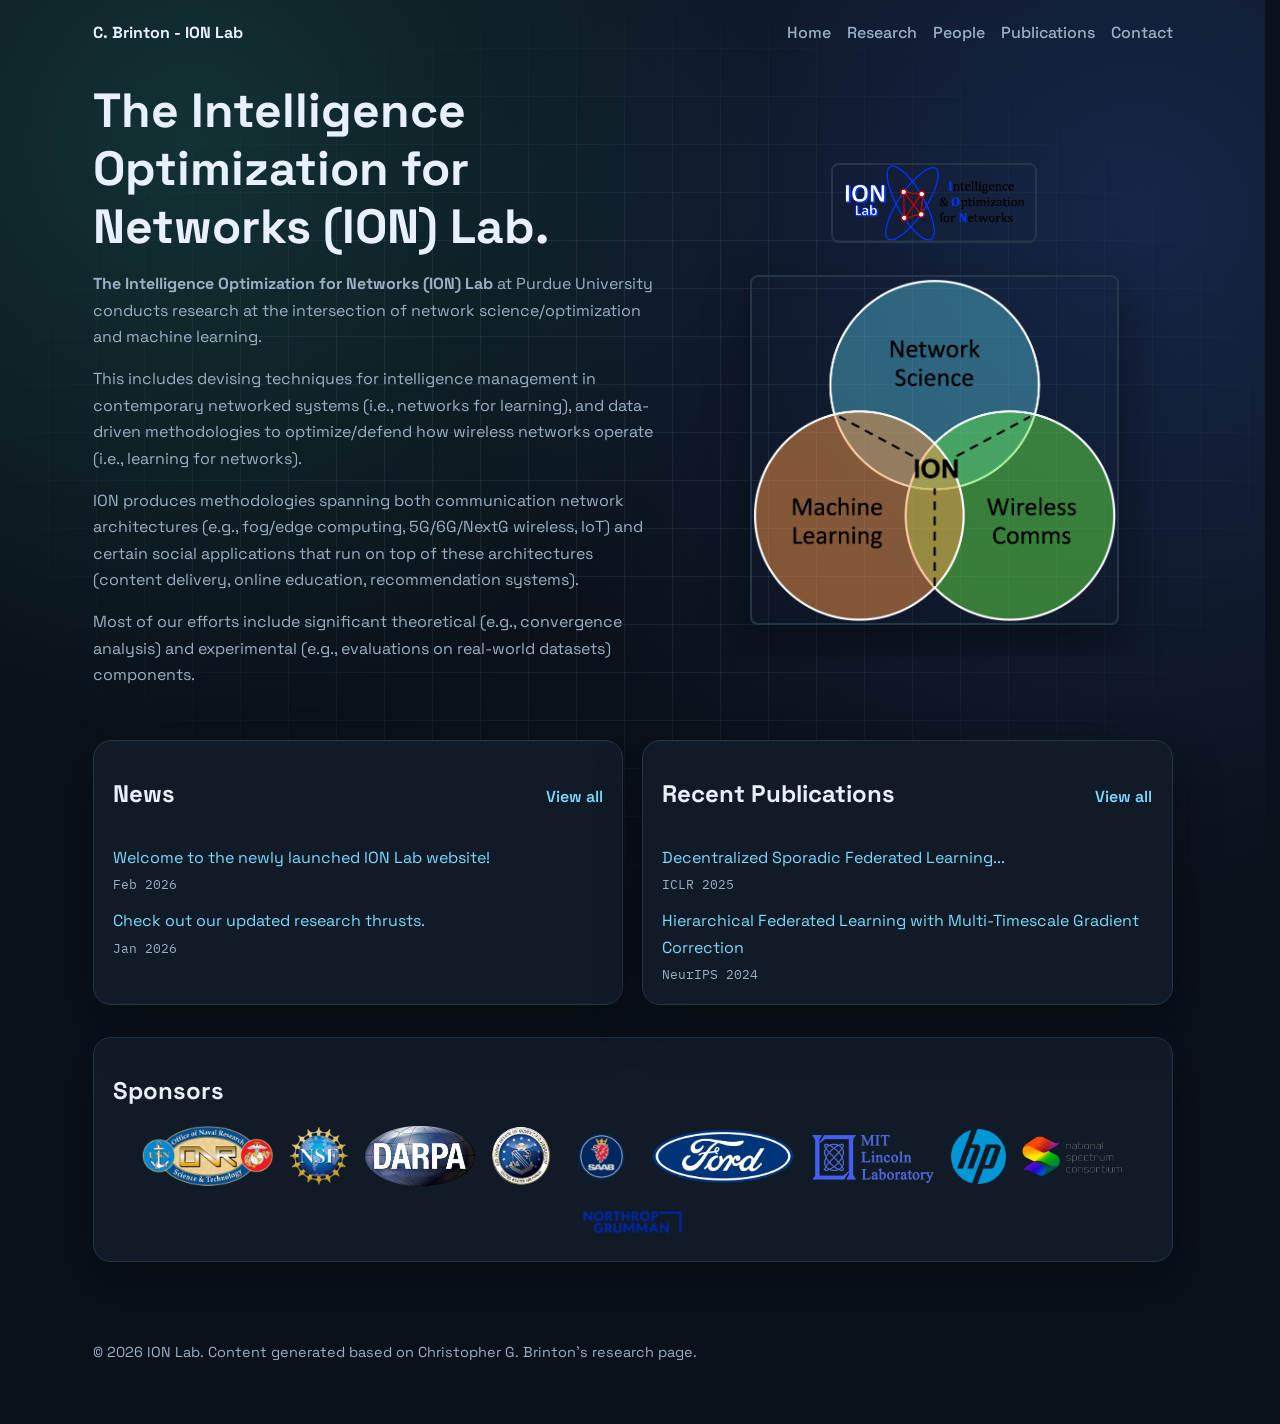
<file: index.html>
<!DOCTYPE html>
<html lang="en">

<head>
    <meta charset="utf-8">
    <meta name="viewport" content="width=device-width, initial-scale=1">
    <title>ION Lab - Christopher G. Brinton, PhD</title>
    <link rel="preconnect" href="https://fonts.googleapis.com">
    <link rel="preconnect" href="https://fonts.gstatic.com" crossorigin>
    <link
        href="https://fonts.googleapis.com/css2?family=Space+Grotesk:wght@400;500;700&family=IBM+Plex+Mono:wght@400;500&display=swap"
        rel="stylesheet">
    <link rel="stylesheet" href="./css/main.css">
</head>

<body>
    <div class="bg-grid" aria-hidden="true"></div>
    <header class="site-header container">
        <a href="./" class="brand">
            <span class="brand-text"><strong>C. Brinton - ION Lab</strong></span>
        </a>
        <nav aria-label="Main navigation">
            <ul class="nav-list">
                <li><a href="./">Home</a></li>
                <li><a href="research">Research</a></li>
                <li><a href="people">People</a></li>
                <li><a href="publications">Publications</a></li>
                <li><a href="contact">Contact</a></li>
            </ul>
        </nav>
    </header>
    <main class="container">
        <section class="hero">
            <div class="hero-copy">
                <h1>The Intelligence Optimization for Networks (ION) Lab.</h1>
                <div class="prose">
                    <p><strong>The Intelligence Optimization for Networks (ION) Lab</strong> at Purdue University
                        conducts research at the intersection of network science/optimization and machine learning.</p>
                    <p>This includes devising techniques for intelligence management in contemporary networked systems
                        (i.e., networks for learning), and data-driven methodologies to optimize/defend how wireless
                        networks operate (i.e., learning for networks).</p>
                    <p>ION produces methodologies spanning both communication network architectures (e.g., fog/edge
                        computing, 5G/6G/NextG wireless, IoT) and certain social applications that run on top of these
                        architectures (content delivery, online education, recommendation systems).</p>
                    <p>Most of our efforts include significant theoretical (e.g., convergence analysis) and experimental
                        (e.g., evaluations on real-world datasets) components.</p>
                </div>
            </div>
            <div class="hero-art" aria-hidden="true"
                style="display: flex; flex-direction: column; gap: 2rem; align-items: center; justify-content: center; padding: 2rem;">
                <img src="images/Nx90xphoto_ion.png.pagespeed.ic.7a1EtXBKQX.png" alt="ION"
                    style="max-height: 80px; width: auto; border: 2px solid var(--line); border-radius: 8px;">
                <img src="images/Nx200xphoto_venn.png.pagespeed.ic.4UhdOboAr9.png" alt="Venn diagram"
                    style="max-height: 350px; width: auto; max-width: 100%; border: 2px solid var(--line); border-radius: 8px; box-shadow: var(--shadow);">
            </div>
        </section>

        <section class="section-grid">
            <article class="panel">
                <div class="panel-head">
                    <h2>News</h2><a href="#">View all</a>
                </div>
                <ul class="compact-list">
                    <li>
                        <a href="#">Welcome to the newly launched ION Lab website!</a>
                        <small>Feb 2026</small>
                    </li>
                    <li>
                        <a href="research">Check out our updated research thrusts.</a>
                        <small>Jan 2026</small>
                    </li>
                </ul>
            </article>
            <article class="panel">
                <div class="panel-head">
                    <h2>Recent Publications</h2><a href="publications">View all</a>
                </div>
                <ul class="compact-list">
                    <li>
                        <a href="https://arxiv.org/abs/2402.03448">Decentralized Sporadic Federated Learning...</a>
                        <small>ICLR 2025</small>
                    </li>
                    <li>
                        <a href="https://arxiv.org/abs/2409.18448">Hierarchical Federated Learning with Multi-Timescale
                            Gradient Correction</a>
                        <small>NeurIPS 2024</small>
                    </li>
                </ul>
            </article>
        </section>

        <section class="panel" style="margin-top: 2rem; margin-bottom: 2rem;">
            <div class="panel-head">
                <h2>Sponsors</h2>
            </div>
            <div class="prose"
                style="display: flex; flex-wrap: wrap; gap: 1rem; align-items: center; justify-content: center;">
                <img src="images/Nx120xphoto_onr.png.pagespeed.ic.FbJLaxrRot.png" alt="ONR" height="60">
                <img src="images/Nx120xphoto_nsf.png.pagespeed.ic.bz3bOn-8US.png" alt="NSF" height="60">
                <img src="images/Nx120xphoto_darpa.png.pagespeed.ic.qDbcsv0-ed.png" alt="DARPA" height="60">
                <img src="images/Nx120xphoto_afosr.png.pagespeed.ic.CKeLj4KMlE.png" alt="AFOSR" height="60">
                <img src="images/Nx110xphoto_saab.png.pagespeed.ic.ElHCow3ICE.png" alt="SAAB" height="55">
                <img src="images/Nx110xphoto_ford.png.pagespeed.ic.uQlLmG6JMQ.png" alt="Ford" height="55">
                <img src="images/Nx110xphoto_mitll.png.pagespeed.ic.nRSc-i4Xg8.png" alt="MIT LL" height="55">
                <img src="images/Nx110xphoto_hp.png.pagespeed.ic.1hQOwweBrJ.png" alt="HP" height="55">
                <img src="images/Nx70xphoto_nsc.png.pagespeed.ic.h49VrdHxCV.png" alt="NSC" height="40">
                <img src="images/Nx70xphoto_ng.png.pagespeed.ic.MFeWJVnA-V.png" alt="NG" height="40">
            </div>
        </section>

    </main>
    <footer class="site-footer container">
        <p>&copy; 2026 ION Lab. Content generated based on Christopher G. Brinton's research page.</p>
    </footer>
</body>

</html>
</file>
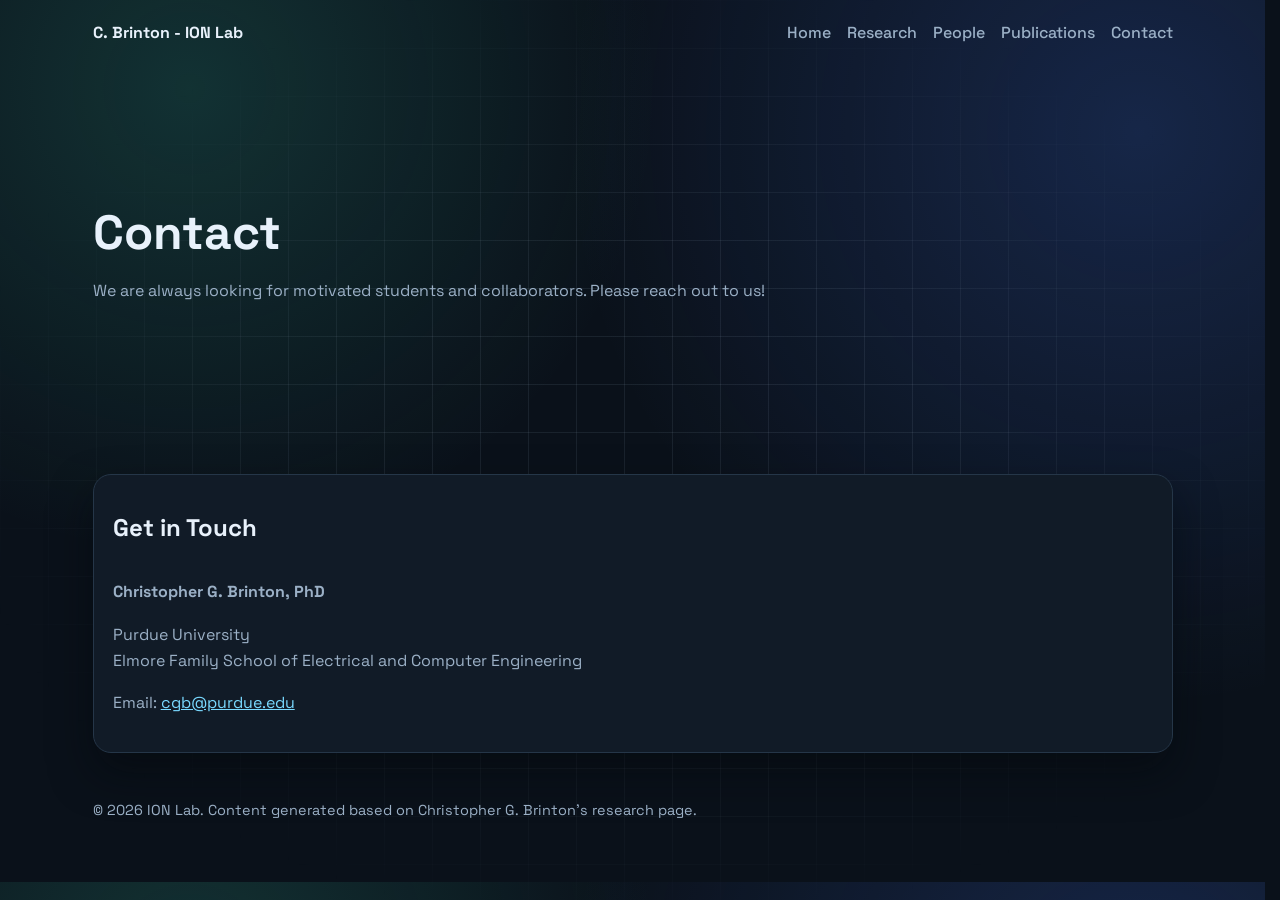
<file: contact.html>
<!DOCTYPE html>
<html lang="en">

<head>
    <meta charset="utf-8">
    <meta name="viewport" content="width=device-width, initial-scale=1">
    <title>Contact - ION Lab</title>
    <link rel="preconnect" href="https://fonts.googleapis.com">
    <link rel="preconnect" href="https://fonts.gstatic.com" crossorigin>
    <link
        href="https://fonts.googleapis.com/css2?family=Space+Grotesk:wght@400;500;700&family=IBM+Plex+Mono:wght@400;500&display=swap"
        rel="stylesheet">
    <link rel="stylesheet" href="./css/main.css">
</head>

<body>
    <div class="bg-grid" aria-hidden="true"></div>
    <header class="site-header container">
        <a href="./" class="brand">
            <span class="brand-text"><strong>C. Brinton - ION Lab</strong></span>
        </a>
        <nav aria-label="Main navigation">
            <ul class="nav-list">
                <li><a href="./">Home</a></li>
                <li><a href="research">Research</a></li>
                <li><a href="people">People</a></li>
                <li><a href="publications">Publications</a></li>
                <li><a href="contact">Contact</a></li>
            </ul>
        </nav>
    </header>
    <main class="container">
        <section class="hero" style="min-height: 40vh; display: flex; align-items: center;">
            <div class="hero-copy">
                <h1>Contact</h1>
                <div class="prose">
                    <p>We are always looking for motivated students and collaborators. Please reach out to us!</p>
                </div>
            </div>
        </section>

        <section class="panel" style="margin-top: 2rem;">
            <div class="panel-head">
                <h2>Get in Touch</h2>
            </div>
            <div class="prose">
                <p><strong>Christopher G. Brinton, PhD</strong></p>
                <p>Purdue University<br>
                    Elmore Family School of Electrical and Computer Engineering</p>
                <p>Email: <a href="mailto:cgb@purdue.edu">cgb@purdue.edu</a></p>
            </div>
        </section>

    </main>
    <footer class="site-footer container">
        <p>&copy; 2026 ION Lab. Content generated based on Christopher G. Brinton's research page.</p>
    </footer>
</body>

</html>
</file>
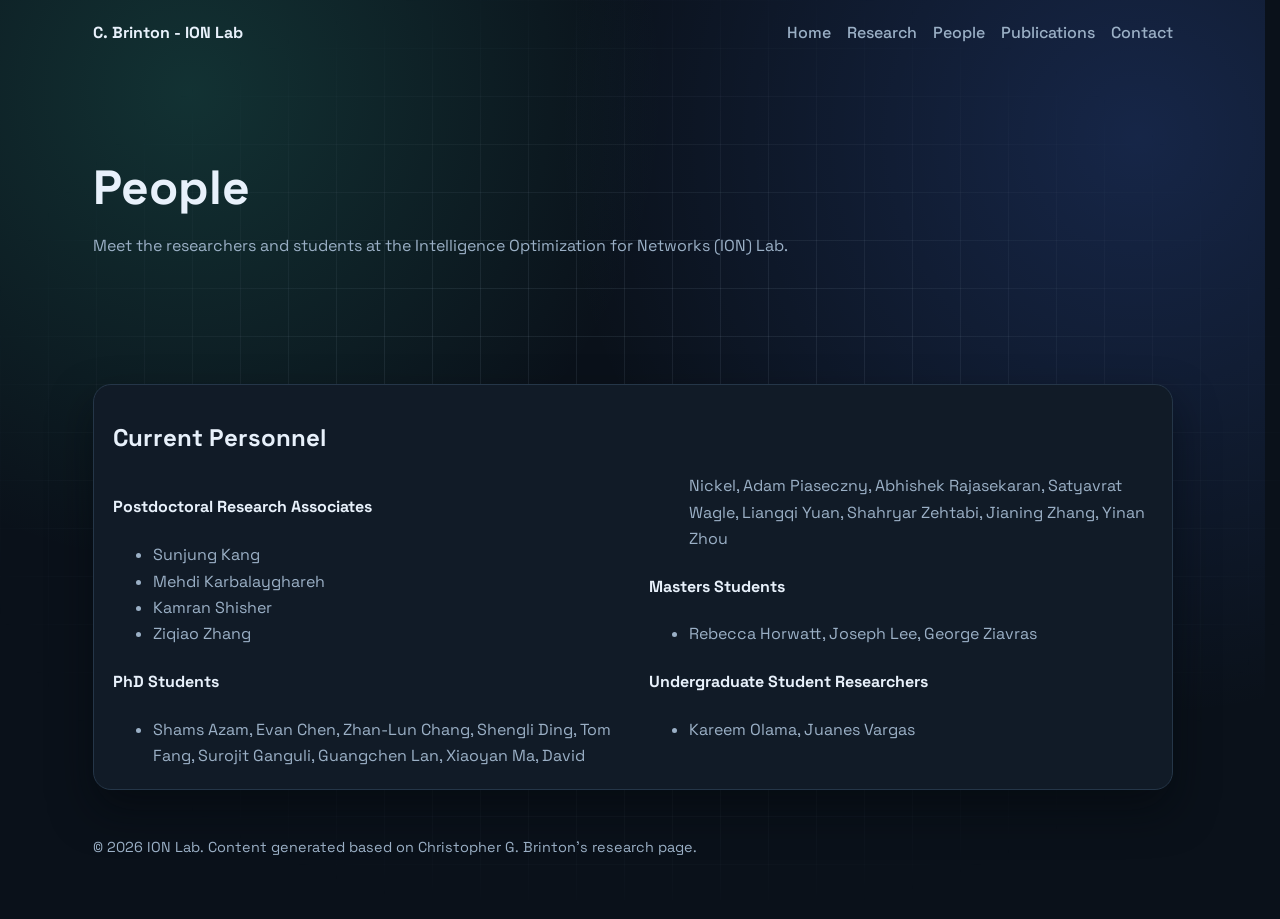
<file: people.html>
<!DOCTYPE html>
<html lang="en">

<head>
    <meta charset="utf-8">
    <meta name="viewport" content="width=device-width, initial-scale=1">
    <title>People - ION Lab</title>
    <link rel="preconnect" href="https://fonts.googleapis.com">
    <link rel="preconnect" href="https://fonts.gstatic.com" crossorigin>
    <link
        href="https://fonts.googleapis.com/css2?family=Space+Grotesk:wght@400;500;700&family=IBM+Plex+Mono:wght@400;500&display=swap"
        rel="stylesheet">
    <link rel="stylesheet" href="./css/main.css">
</head>

<body>
    <div class="bg-grid" aria-hidden="true"></div>
    <header class="site-header container">
        <a href="./" class="brand">
            <span class="brand-text"><strong>C. Brinton - ION Lab</strong></span>
        </a>
        <nav aria-label="Main navigation">
            <ul class="nav-list">
                <li><a href="./">Home</a></li>
                <li><a href="research">Research</a></li>
                <li><a href="people">People</a></li>
                <li><a href="publications">Publications</a></li>
                <li><a href="contact">Contact</a></li>
            </ul>
        </nav>
    </header>
    <main class="container">
        <section class="hero" style="min-height: 30vh; display: flex; align-items: center;">
            <div class="hero-copy">
                <h1>People</h1>
                <div class="prose">
                    <p>Meet the researchers and students at the Intelligence Optimization for Networks (ION) Lab.</p>
                </div>
            </div>
        </section>

        <section class="panel" style="margin-top: 2rem;">
            <div class="panel-head">
                <h2>Current Personnel</h2>
            </div>
            <div class="prose" style="column-count: 2; column-gap: 2rem;">
                <h4>Postdoctoral Research Associates</h4>
                <ul>
                    <li>Sunjung Kang</li>
                    <li>Mehdi Karbalayghareh</li>
                    <li>Kamran Shisher</li>
                    <li>Ziqiao Zhang</li>
                </ul>
                <h4>PhD Students</h4>
                <ul>
                    <li>Shams Azam, Evan Chen, Zhan-Lun Chang, Shengli Ding, Tom Fang, Surojit Ganguli, Guangchen Lan,
                        Xiaoyan Ma, David Nickel, Adam Piaseczny, Abhishek Rajasekaran, Satyavrat Wagle, Liangqi Yuan,
                        Shahryar Zehtabi, Jianing Zhang, Yinan Zhou</li>
                </ul>
                <h4>Masters Students</h4>
                <ul>
                    <li>Rebecca Horwatt, Joseph Lee, George Ziavras</li>
                </ul>
                <h4>Undergraduate Student Researchers</h4>
                <ul>
                    <li>Kareem Olama, Juanes Vargas</li>
                </ul>
            </div>
        </section>

    </main>
    <footer class="site-footer container">
        <p>&copy; 2026 ION Lab. Content generated based on Christopher G. Brinton's research page.</p>
    </footer>
</body>

</html>
</file>
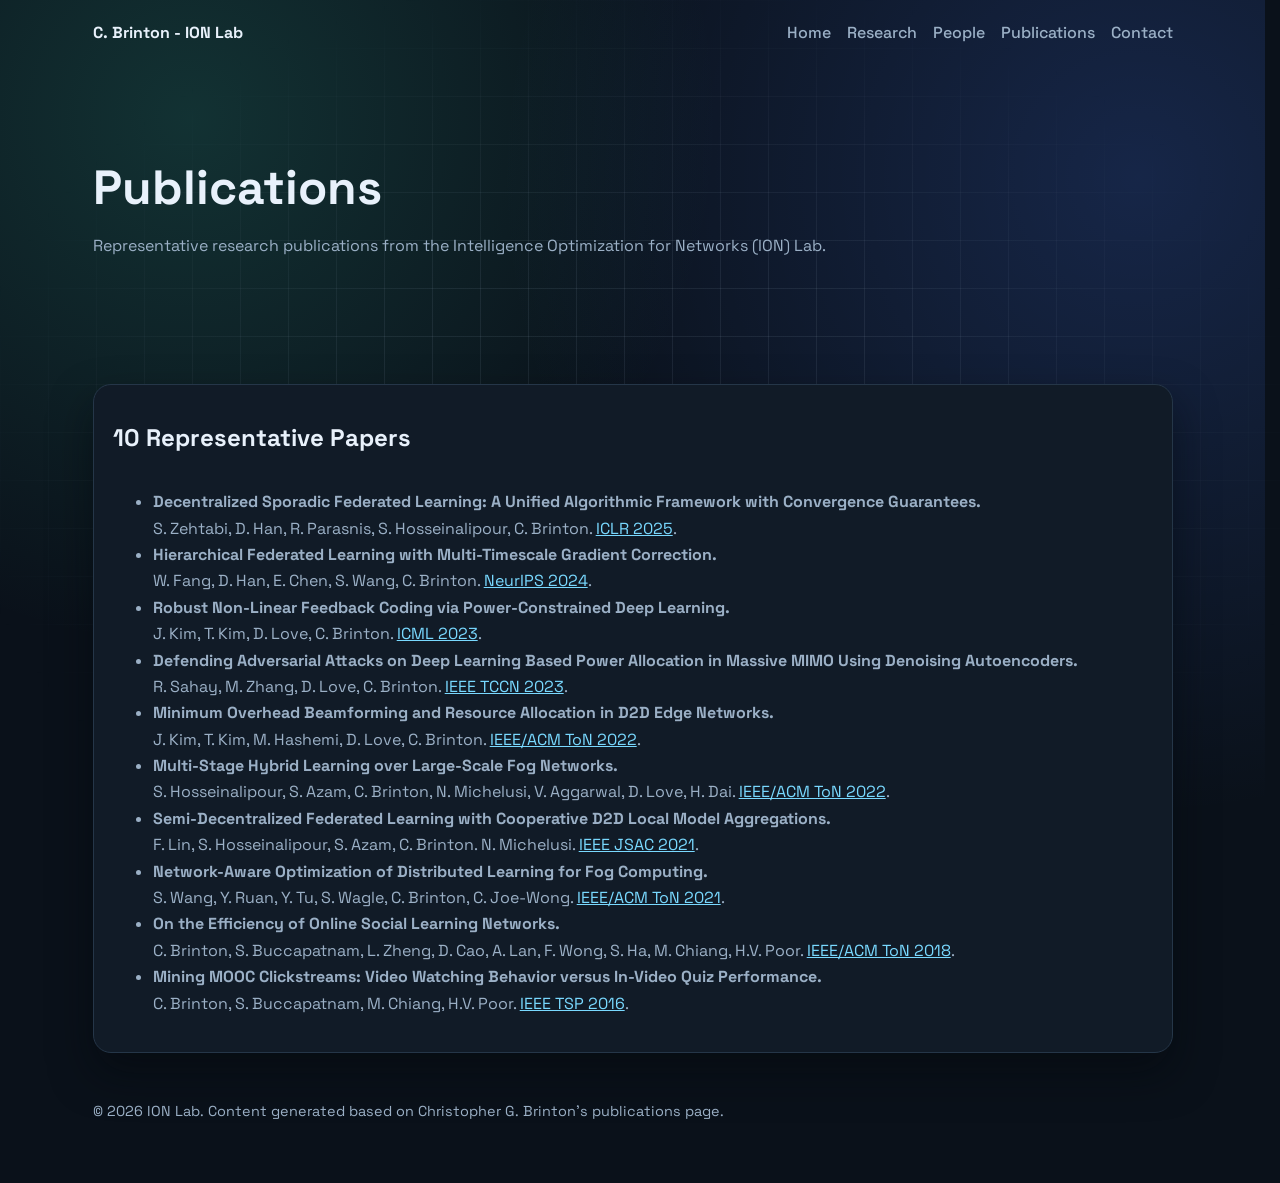
<file: publications.html>
<!DOCTYPE html>
<html lang="en">

<head>
    <meta charset="utf-8">
    <meta name="viewport" content="width=device-width, initial-scale=1">
    <title>Publications - ION Lab</title>
    <link rel="preconnect" href="https://fonts.googleapis.com">
    <link rel="preconnect" href="https://fonts.gstatic.com" crossorigin>
    <link
        href="https://fonts.googleapis.com/css2?family=Space+Grotesk:wght@400;500;700&family=IBM+Plex+Mono:wght@400;500&display=swap"
        rel="stylesheet">
    <link rel="stylesheet" href="./css/main.css">
</head>

<body>
    <div class="bg-grid" aria-hidden="true"></div>
    <header class="site-header container">
        <a href="./" class="brand">
            <span class="brand-text"><strong>C. Brinton - ION Lab</strong></span>
        </a>
        <nav aria-label="Main navigation">
            <ul class="nav-list">
                <li><a href="./">Home</a></li>
                <li><a href="research">Research</a></li>
                <li><a href="people">People</a></li>
                <li><a href="publications">Publications</a></li>
                <li><a href="contact">Contact</a></li>
            </ul>
        </nav>
    </header>
    <main class="container">
        <section class="hero" style="min-height: 30vh; display: flex; align-items: center;">
            <div class="hero-copy">
                <h1>Publications</h1>
                <div class="prose">
                    <p>Representative research publications from the Intelligence Optimization for Networks (ION) Lab.
                    </p>
                </div>
            </div>
        </section>

        <section class="panel" style="margin-top: 2rem;">
            <div class="panel-head">
                <h2>10 Representative Papers</h2>
            </div>
            <div class="prose">
                <ul>
                    <li><strong>Decentralized Sporadic Federated Learning: A Unified Algorithmic Framework with
                            Convergence Guarantees.</strong><br>S. Zehtabi, D. Han, R. Parasnis, S. Hosseinalipour, C.
                        Brinton. <a href="https://arxiv.org/abs/2402.03448">ICLR 2025</a>.</li>

                    <li><strong>Hierarchical Federated Learning with Multi-Timescale Gradient Correction.</strong><br>W.
                        Fang, D. Han, E. Chen, S. Wang, C. Brinton. <a href="https://arxiv.org/abs/2409.18448">NeurIPS
                            2024</a>.</li>

                    <li><strong>Robust Non-Linear Feedback Coding via Power-Constrained Deep Learning.</strong><br>J.
                        Kim, T. Kim, D. Love, C. Brinton. <a href="https://arxiv.org/abs/2304.13178">ICML 2023</a>.</li>

                    <li><strong>Defending Adversarial Attacks on Deep Learning Based Power Allocation in Massive MIMO
                            Using Denoising Autoencoders.</strong><br>R. Sahay, M. Zhang, D. Love, C. Brinton. <a
                            href="https://arxiv.org/abs/2211.15365">IEEE TCCN 2023</a>.</li>

                    <li><strong>Minimum Overhead Beamforming and Resource Allocation in D2D Edge
                            Networks.</strong><br>J. Kim, T. Kim, M. Hashemi, D. Love, C. Brinton. <a
                            href="https://arxiv.org/abs/2007.12963">IEEE/ACM ToN 2022</a>.</li>

                    <li><strong>Multi-Stage Hybrid Learning over Large-Scale Fog Networks.</strong><br>S.
                        Hosseinalipour, S. Azam, C. Brinton, N. Michelusi, V. Aggarwal, D. Love, H. Dai. <a
                            href="https://arxiv.org/abs/2007.09511">IEEE/ACM ToN 2022</a>.</li>

                    <li><strong>Semi-Decentralized Federated Learning with Cooperative D2D Local Model
                            Aggregations.</strong><br>F. Lin, S. Hosseinalipour, S. Azam, C. Brinton. N. Michelusi. <a
                            href="https://arxiv.org/abs/2103.10481">IEEE JSAC 2021</a>.</li>

                    <li><strong>Network-Aware Optimization of Distributed Learning for Fog Computing.</strong><br>S.
                        Wang, Y. Ruan, Y. Tu, S. Wagle, C. Brinton, C. Joe-Wong. <a
                            href="https://arxiv.org/abs/2004.08488">IEEE/ACM ToN 2021</a>.</li>

                    <li><strong>On the Efficiency of Online Social Learning Networks.</strong><br>C. Brinton, S.
                        Buccapatnam, L. Zheng, D. Cao, A. Lan, F. Wong, S. Ha, M. Chiang, H.V. Poor. <a
                            href="https://www.cbrinton.net/SLNOpt_TON.pdf">IEEE/ACM ToN 2018</a>.</li>

                    <li><strong>Mining MOOC Clickstreams: Video Watching Behavior versus In-Video Quiz
                            Performance.</strong><br>C. Brinton, S. Buccapatnam, M. Chiang, H.V. Poor. <a
                            href="https://www.cbrinton.net/TSP-clickstream.pdf">IEEE TSP 2016</a>.</li>
                </ul>
            </div>
        </section>

    </main>
    <footer class="site-footer container">
        <p>&copy; 2026 ION Lab. Content generated based on Christopher G. Brinton's publications page.</p>
    </footer>
</body>

</html>
</file>
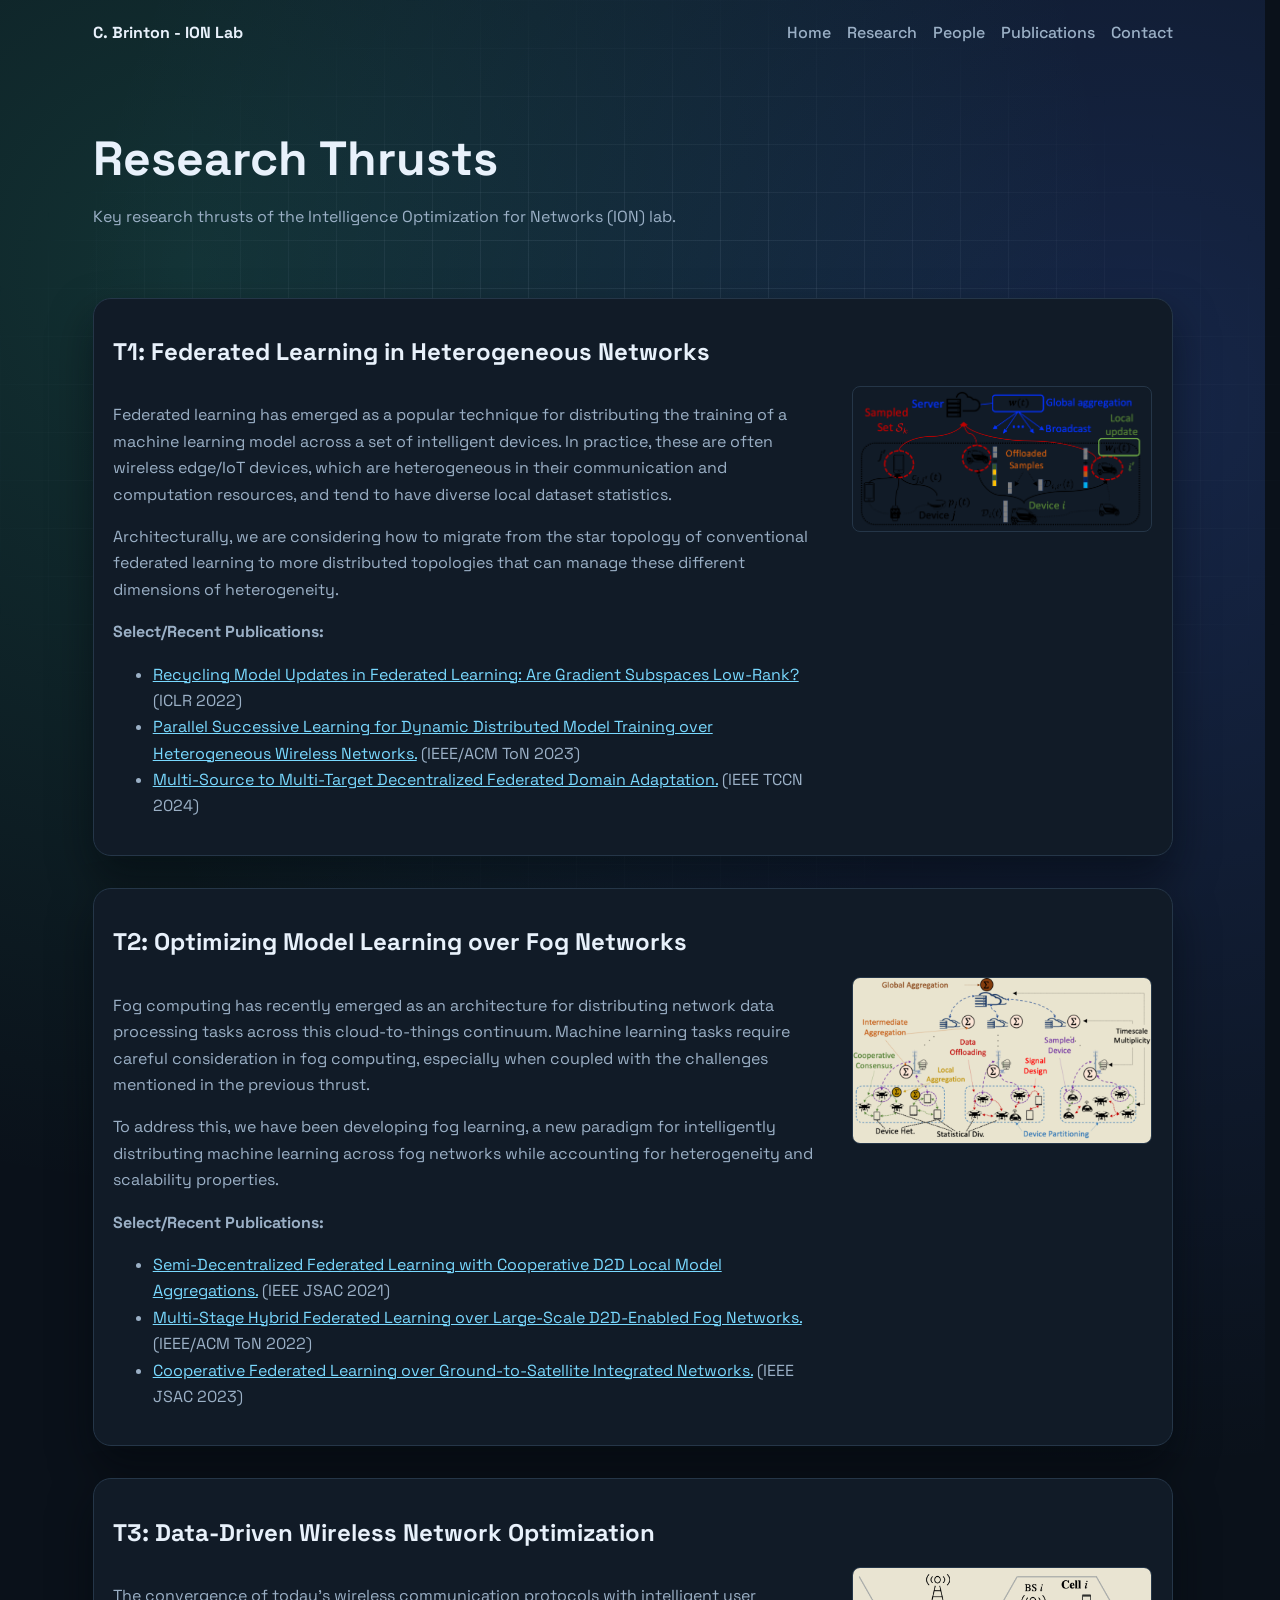
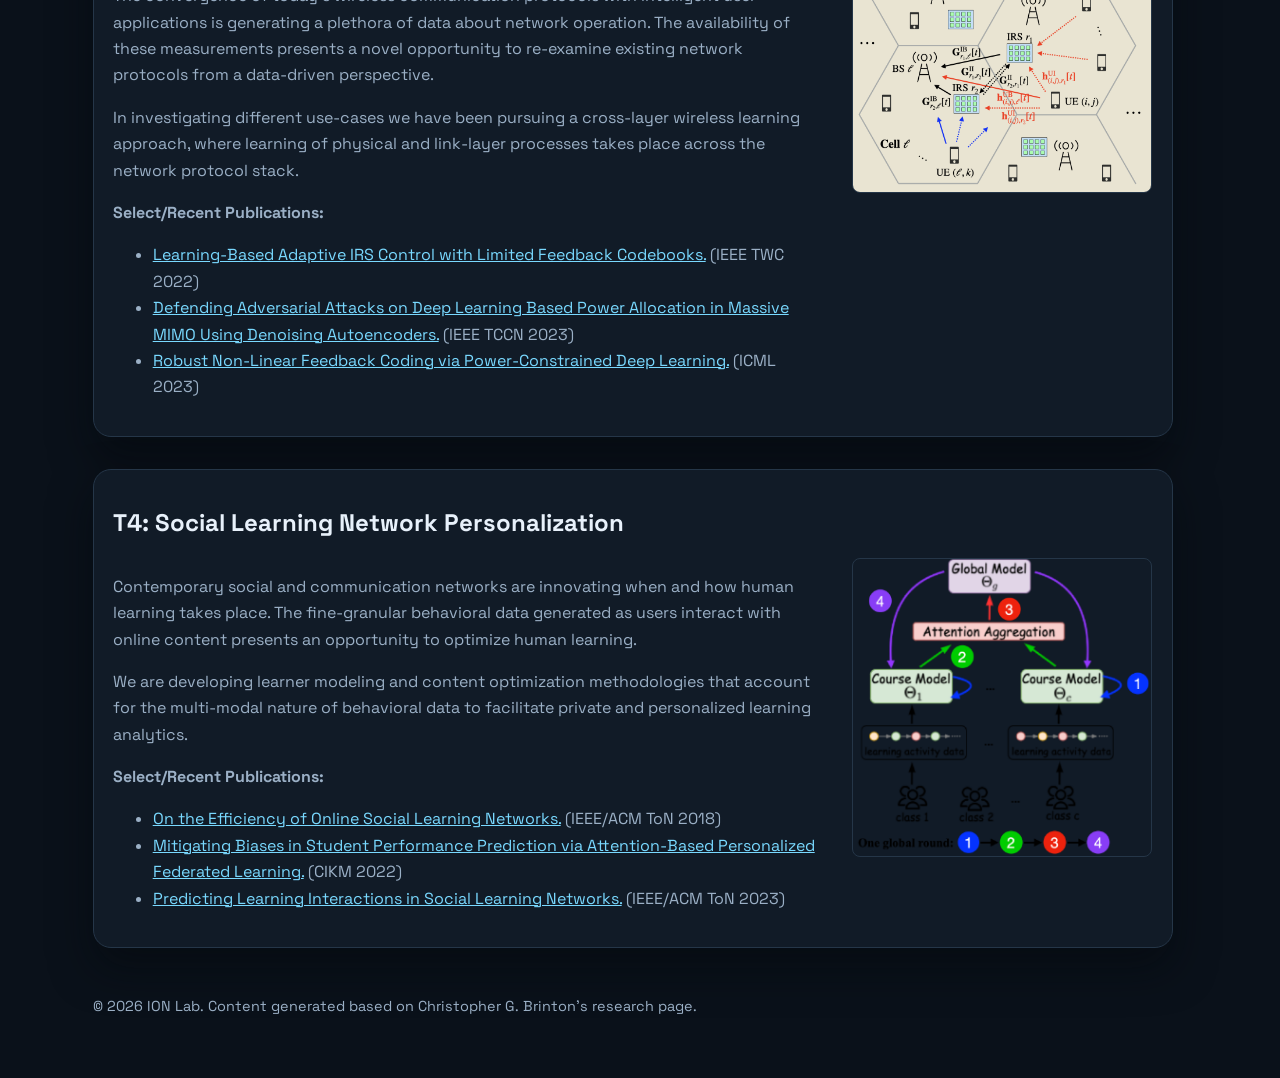
<file: research.html>
<!DOCTYPE html>
<html lang="en">

<head>
    <meta charset="utf-8">
    <meta name="viewport" content="width=device-width, initial-scale=1">
    <title>Research - ION Lab</title>
    <link rel="preconnect" href="https://fonts.googleapis.com">
    <link rel="preconnect" href="https://fonts.gstatic.com" crossorigin>
    <link
        href="https://fonts.googleapis.com/css2?family=Space+Grotesk:wght@400;500;700&family=IBM+Plex+Mono:wght@400;500&display=swap"
        rel="stylesheet">
    <link rel="stylesheet" href="./css/main.css">
    <style>
        .research-topic {
            display: flex;
            flex-direction: row;
            gap: 2rem;
            align-items: flex-start;
        }

        .research-text {
            flex: 1;
        }

        .research-image {
            flex-shrink: 0;
            width: 300px;
            max-width: 100%;
        }

        .research-image img {
            width: 100%;
            height: auto;
            border-radius: 8px;
            border: 1px solid var(--line);
        }

        @media (max-width: 768px) {
            .research-topic {
                flex-direction: column;
            }

            .research-image {
                width: 100%;
            }
        }
    </style>
</head>

<body>
    <div class="bg-grid" aria-hidden="true"></div>
    <header class="site-header container">
        <a href="./" class="brand">
            <span class="brand-text"><strong>C. Brinton - ION Lab</strong></span>
        </a>
        <nav aria-label="Main navigation">
            <ul class="nav-list">
                <li><a href="./">Home</a></li>
                <li><a href="research">Research</a></li>
                <li><a href="people">People</a></li>
                <li><a href="publications">Publications</a></li>
                <li><a href="contact">Contact</a></li>
            </ul>
        </nav>
    </header>
    <main class="container">
        <section class="hero" style="min-height: 20vh; display: flex; align-items: center; padding-top: 2rem;">
            <div class="hero-copy">
                <h1>Research Thrusts</h1>
                <div class="prose">
                    <p>Key research thrusts of the Intelligence Optimization for Networks (ION) lab.</p>
                </div>
            </div>
        </section>

        <section class="section-grid" style="display: block;">
            <article class="panel" style="margin-bottom: 2rem;">
                <div class="panel-head">
                    <h2>T1: Federated Learning in Heterogeneous Networks</h2>
                </div>
                <div class="prose research-topic">
                    <div class="research-text">
                        <p>Federated learning has emerged as a popular technique for distributing the training of a
                            machine
                            learning model across a set of intelligent devices. In practice, these are often wireless
                            edge/IoT devices, which are heterogeneous in their communication and computation resources,
                            and
                            tend to have diverse local dataset statistics.</p>
                        <p>Architecturally, we are considering how to migrate from the star topology of conventional
                            federated learning to more distributed topologies that can manage these different dimensions
                            of
                            heterogeneity.</p>
                        <p><strong>Select/Recent Publications:</strong></p>
                        <ul>
                            <li><a href="https://arxiv.org/abs/2202.00280">Recycling Model Updates in Federated
                                    Learning:
                                    Are Gradient Subspaces Low-Rank?</a> (ICLR 2022)</li>
                            <li><a href="https://arxiv.org/abs/2202.02947">Parallel Successive Learning for Dynamic
                                    Distributed Model Training over Heterogeneous Wireless Networks.</a> (IEEE/ACM ToN
                                2023)
                            </li>
                            <li><a href="https://arxiv.org/abs/2304.12422">Multi-Source to Multi-Target Decentralized
                                    Federated Domain Adaptation.</a> (IEEE TCCN 2024)</li>
                        </ul>
                    </div>
                    <div class="research-image">
                        <img src="images/Nx175xphoto_flh.png.pagespeed.ic.UwJO5jHksm.png" alt="T1">
                    </div>
                </div>
            </article>

            <article class="panel" style="margin-bottom: 2rem;">
                <div class="panel-head">
                    <h2>T2: Optimizing Model Learning over Fog Networks</h2>
                </div>
                <div class="prose research-topic">
                    <div class="research-text">
                        <p>Fog computing has recently emerged as an architecture for distributing network data
                            processing
                            tasks across this cloud-to-things continuum. Machine learning tasks require careful
                            consideration in fog computing, especially when coupled with the challenges mentioned in the
                            previous thrust.</p>
                        <p>To address this, we have been developing fog learning, a new paradigm for intelligently
                            distributing machine learning across fog networks while accounting for heterogeneity and
                            scalability properties.</p>
                        <p><strong>Select/Recent Publications:</strong></p>
                        <ul>
                            <li><a href="https://arxiv.org/abs/2103.10481">Semi-Decentralized Federated Learning with
                                    Cooperative D2D Local Model Aggregations.</a> (IEEE JSAC 2021)</li>
                            <li><a href="https://arxiv.org/abs/2007.09511">Multi-Stage Hybrid Federated Learning over
                                    Large-Scale D2D-Enabled Fog Networks.</a> (IEEE/ACM ToN 2022)</li>
                            <li><a href="https://arxiv.org/abs/2304.12422">Cooperative Federated Learning over
                                    Ground-to-Satellite Integrated Networks.</a> (IEEE JSAC 2023)</li>
                        </ul>
                    </div>
                    <div class="research-image">
                        <img src="images/Nx225xphoto_oml.png.pagespeed.ic.aG4BjRiCfd.png" alt="T2">
                    </div>
                </div>
            </article>

            <article class="panel" style="margin-bottom: 2rem;">
                <div class="panel-head">
                    <h2>T3: Data-Driven Wireless Network Optimization</h2>
                </div>
                <div class="prose research-topic">
                    <div class="research-text">
                        <p>The convergence of today's wireless communication protocols with intelligent user
                            applications is
                            generating a plethora of data about network operation. The availability of these
                            measurements
                            presents a novel opportunity to re-examine existing network protocols from a data-driven
                            perspective.</p>
                        <p>In investigating different use-cases we have been pursuing a cross-layer wireless learning
                            approach, where learning of physical and link-layer processes takes place across the network
                            protocol stack.</p>
                        <p><strong>Select/Recent Publications:</strong></p>
                        <ul>
                            <li><a href="https://arxiv.org/abs/2112.01874">Learning-Based Adaptive IRS Control with
                                    Limited
                                    Feedback Codebooks.</a> (IEEE TWC 2022)</li>
                            <li><a href="https://arxiv.org/abs/2211.15365">Defending Adversarial Attacks on Deep
                                    Learning
                                    Based Power Allocation in Massive MIMO Using Denoising Autoencoders.</a> (IEEE TCCN
                                2023)</li>
                            <li><a href="https://arxiv.org/abs/2304.13178">Robust Non-Linear Feedback Coding via
                                    Power-Constrained Deep Learning.</a> (ICML 2023)</li>
                        </ul>
                    </div>
                    <div class="research-image">
                        <img src="images/Nx275xphoto_dwn.png.pagespeed.ic.NUrj6e4rWc.png" alt="T3">
                    </div>
                </div>
            </article>

            <article class="panel">
                <div class="panel-head">
                    <h2>T4: Social Learning Network Personalization</h2>
                </div>
                <div class="prose research-topic">
                    <div class="research-text">
                        <p>Contemporary social and communication networks are innovating when and how human learning
                            takes
                            place. The fine-granular behavioral data generated as users interact with online content
                            presents an opportunity to optimize human learning.</p>
                        <p>We are developing learner modeling and content optimization methodologies that account for
                            the
                            multi-modal nature of behavioral data to facilitate private and personalized learning
                            analytics.
                        </p>
                        <p><strong>Select/Recent Publications:</strong></p>
                        <ul>
                            <li><a href="https://www.cbrinton.net/SLNOpt_TON.pdf">On the Efficiency of Online Social
                                    Learning Networks.</a> (IEEE/ACM ToN 2018)</li>
                            <li><a href="https://arxiv.org/abs/2208.01182">Mitigating Biases in Student Performance
                                    Prediction via Attention-Based Personalized Federated Learning.</a> (CIKM 2022)</li>
                            <li><a href="https://arxiv.org/abs/2301.01606">Predicting Learning Interactions in Social
                                    Learning Networks.</a> (IEEE/ACM ToN 2023)</li>
                        </ul>
                    </div>
                    <div class="research-image">
                        <img src="images/Nx250xphoto_sln.png.pagespeed.ic.FrVtJRZ38Q.png" alt="T4">
                    </div>
                </div>
            </article>
        </section>
    </main>
    <footer class="site-footer container">
        <p>&copy; 2026 ION Lab. Content generated based on Christopher G. Brinton's research page.</p>
    </footer>
</body>

</html>
</file>
<file: css/main.css>
:root{--bg:#0a111a;--panel:#111b27;--ink:#e8f1fb;--muted:#9bb0c6;--accent:#39c7a5;--link:#79d9ff;--accent-soft:#17332e;--line:#253648;--shadow:0 20px 42px rgba(3, 7, 12, 0.5)}*{box-sizing:border-box}html{scrollbar-gutter:stable}body{margin:0;font-family:space grotesk,segoe ui,sans-serif;color:var(--ink);background:radial-gradient(circle at 15% 10%,rgba(56,199,165,.18) 0%,transparent 35%),radial-gradient(circle at 90% 15%,rgba(71,122,255,.2) 0%,transparent 42%),var(--bg);line-height:1.65}.bg-grid{position:fixed;inset:0;z-index:-1;background-image:linear-gradient(to right,rgba(155,176,198,.11) 1px,transparent 1px),linear-gradient(to bottom,rgba(155,176,198,.11) 1px,transparent 1px);background-size:48px 48px;mask-image:radial-gradient(ellipse at center,black 32%,transparent 76%)}.container{width:min(1080px,92vw);margin:0 auto}.site-header{padding:1.25rem 0;display:flex;justify-content:space-between;align-items:center;gap:1rem}.brand{display:flex;align-items:center;gap:.75rem;text-decoration:none;color:inherit}.brand-logo{width:44px;height:44px;border-radius:50%;object-fit:cover;box-shadow:0 0 0 1px var(--line)}.brand-text{display:flex;flex-direction:column;line-height:1.1}.brand-text small{color:var(--muted);font-size:.76rem}.nav-list{margin:0;padding:0;list-style:none;display:flex;gap:1rem}.nav-list a{text-decoration:none;color:var(--muted);font-weight:500}.nav-list a.active,.nav-list a:hover{color:var(--ink)}.hero{margin-top:1rem;display:grid;grid-template-columns:1.2fr 1fr;gap:2rem;align-items:center}.eyebrow{font-family:ibm plex mono,monospace;text-transform:uppercase;letter-spacing:.12em;color:var(--accent);font-size:.78rem}h1,h2{line-height:1.2}h1{font-size:clamp(1.9rem,5vw,3rem);margin:0 0 1rem}.prose p,.prose li{color:var(--muted)}.prose li::marker{color:var(--muted)}.prose a,.prose a:visited{color:var(--link)}.prose a:hover{color:var(--accent)}.hero-art{position:relative;min-height:380px;display:grid;place-items:center;overflow:hidden}.logo-shell{width:min(96%,390px);height:auto;display:grid;place-items:center;z-index:3;animation:rise .8s ease-out}.logo-shell img{width:100%;height:auto}.orbit{position:absolute;border-radius:999px;border:1px solid var(--line)}.orbit-a{width:320px;height:320px;animation:spin 18s linear infinite}.orbit-b{width:420px;height:420px;border-style:dashed;opacity:.7;animation:spin-reverse 24s linear infinite}.section-grid,.card-grid{display:grid;gap:1.2rem;margin-top:2.2rem}.section-grid{grid-template-columns:repeat(2,minmax(0,1fr))}.featured-research{margin-top:2.2rem}.featured-research-copy{margin:.3rem 0 1rem;color:var(--muted)}.video-embed{position:relative;width:100%;padding-top:56.25%;border-radius:14px;overflow:hidden;border:1px solid var(--line);box-shadow:var(--shadow)}.video-embed iframe{position:absolute;top:0;left:0;width:100%;height:100%;border:0}.panel,.post-card,.single-wrap,.author-card{background:var(--panel);border:1px solid var(--line);border-radius:18px;box-shadow:var(--shadow)}.panel,.post-card,.single-wrap{padding:1.2rem}.panel-head{display:flex;justify-content:space-between;align-items:baseline}.panel-head a,.read-more{color:var(--link);text-decoration:none;font-weight:600}.compact-list{list-style:none;padding:0;margin:1rem 0 0;display:grid;gap:.8rem}.compact-list li{display:flex;flex-direction:column;gap:.2rem}.compact-list a{color:var(--link);text-decoration:none}.compact-list a:visited,.panel-head a:visited,.read-more:visited,.post-card a:visited{color:var(--link)}.compact-list a:hover,.post-card a:hover,.panel-head a:hover,.read-more:hover{color:var(--accent)}.compact-list small,.meta{color:var(--muted);font-family:ibm plex mono,monospace;font-size:.8rem}.page-head{margin:1.2rem 0}.collaborator-note{margin-top:3rem}.post-card h2{margin:.25rem 0}.people-photo{width:100%;max-width:220px;border-radius:12px;border:1px solid var(--line);margin-bottom:.8rem}.people-links{margin:.8rem 0 0;padding-left:1.2rem}.post-card a{color:var(--link)}.single-wrap{margin-top:1.5rem}.single-content{margin-bottom:1rem}.single-content img{width:min(760px,100%);height:auto;border-radius:14px;border:1px solid var(--line);box-shadow:var(--shadow)}.single-content a,.single-content a:visited{color:var(--link)}.single-content a:hover{color:var(--accent)}.author-card{padding:.7rem .8rem;border-left:4px solid var(--accent)}.author-label,.author-role{margin:0;font-size:.72rem;color:var(--muted)}.author-name{margin:.05rem 0;font-weight:700;font-size:.86rem}.author-bio{margin:.2rem 0 0;font-size:.74rem;line-height:1.45}.author-entry+.author-entry{margin-top:.55rem;padding-top:.55rem;border-top:1px solid var(--line)}.site-footer{padding:2rem 0 2.8rem;color:var(--muted);font-size:.9rem}@keyframes spin{from{transform:rotate(0)}to{transform:rotate(360deg)}}@keyframes spin-reverse{from{transform:rotate(360deg)}to{transform:rotate(0)}}@keyframes rise{from{opacity:0;transform:translateY(12px)scale(.97)}to{opacity:1;transform:translateY(0)scale(1)}}@media(max-width:900px){.hero,.section-grid{grid-template-columns:1fr}.hero-art{min-height:320px}.orbit-a{width:min(320px,82vw);height:min(320px,82vw)}.orbit-b{width:min(420px,96vw);height:min(420px,96vw)}.nav-list{flex-wrap:wrap;justify-content:flex-end}}@media(max-width:620px){.site-header{flex-direction:column;align-items:flex-start}.nav-list{justify-content:flex-start;gap:.8rem}}
</file>
